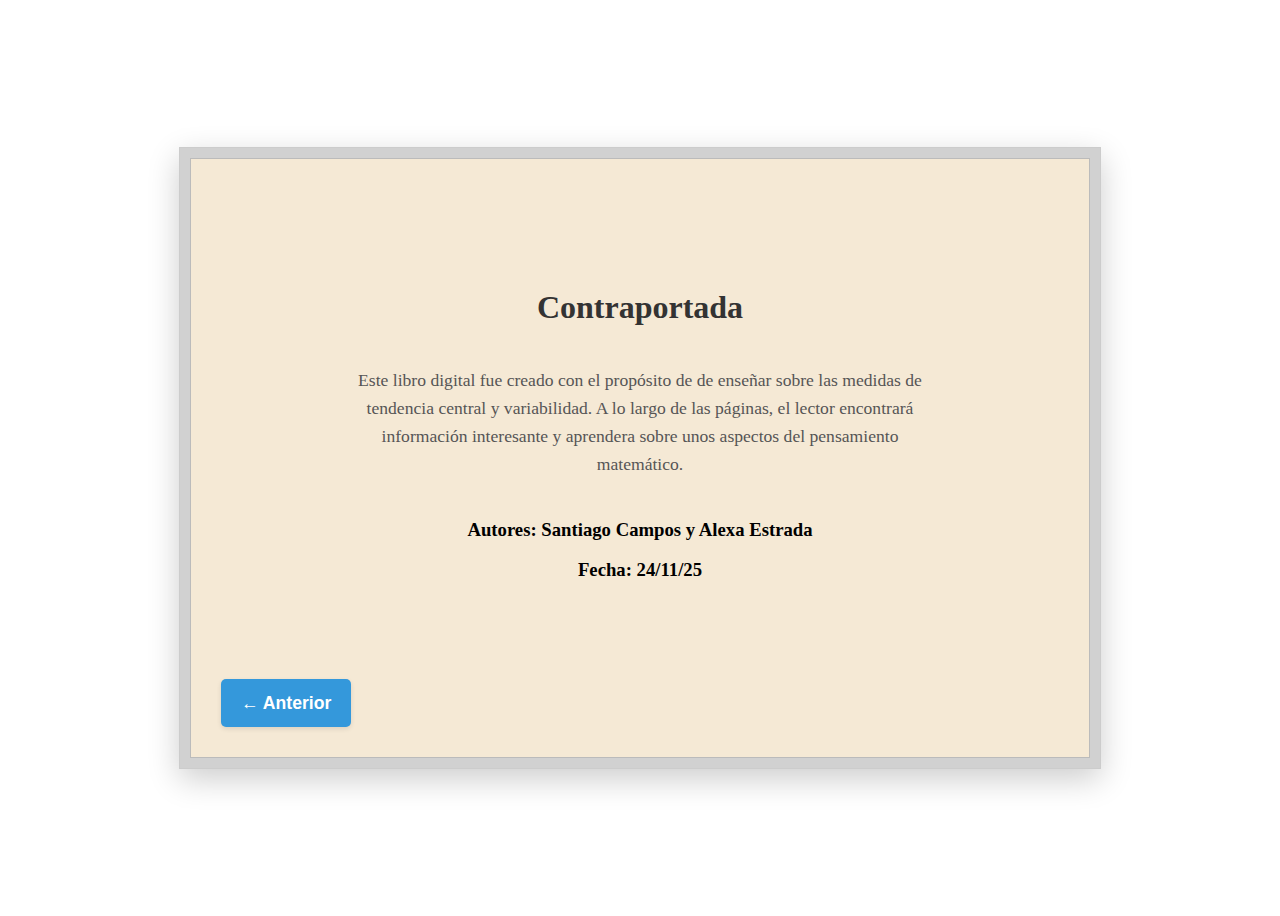
<file: contraportada.html>
<!DOCTYPE html>
<html lang="es">
<head>
<meta charset="UTF-8">
<meta name="viewport" content="width=device-width, initial-scale=1.0">
<title>Contraportada</title>
<link rel="stylesheet" href="estilo-libro.css">
</head>
<body>

<div class="libro-abierto">

<div class="pagina unica">

<h1 style="text-align:center; margin-top: 100px;">Contraportada</h1>

<p style="text-align:center; margin: 40px auto; width: 70%;">
Este libro digital fue creado con el propósito de de enseñar sobre las medidas de tendencia central y variabilidad.
A lo largo de las páginas, el lector encontrará información interesante y aprendera sobre unos aspectos del pensamiento matemático.
</p>

<h3 style="text-align:center; margin-top: 20px;">Autores: Santiago Campos y Alexa Estrada</h3>
<h3 style="text-align:center;">Fecha: 24/11/25</h3>

<p style="text-align:center; margin-top: 40px;">
</p>

<p style="text-align:center; margin-top: 60px;">
<!-- Botón para regresar -->
<a href="proyecto5.html" class="boton-navegacion anterior">
  &larr; Anterior
</a>
</p>

</div>

</div>

</body>
</html>
</file>
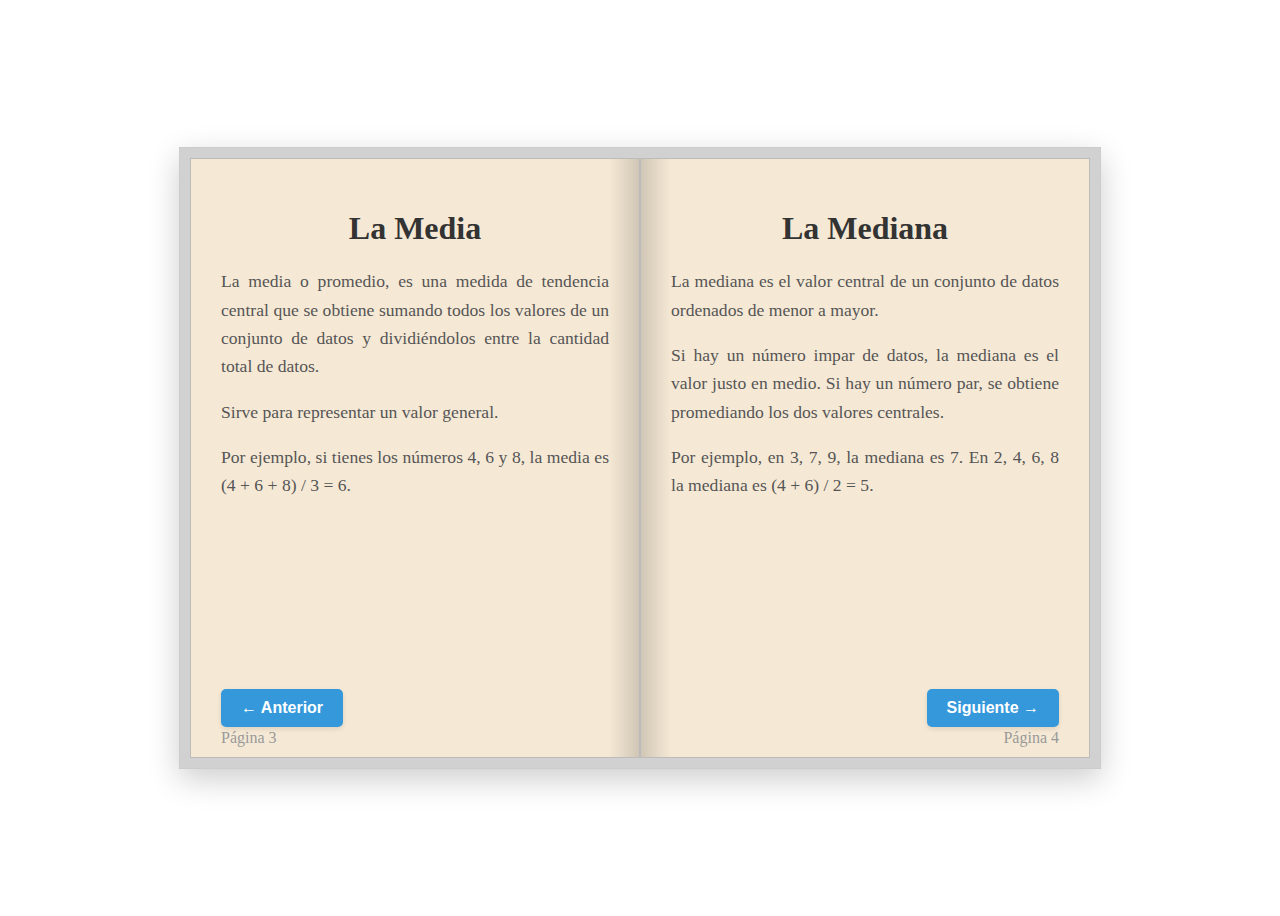
<file: proyecto2.html>
<!DOCTYPE html>
<html lang="es">
<head>
  <meta charset="UTF-8">
  <meta name="viewport" content="width=device-width, initial-scale=1.0">
  <title>Mi Libro - Página 3 y 4</title>
  
  <!-- 
    ¡IMPORTANTE! 
    Volvemos a enlazar el MISMO archivo CSS.
    No necesitamos escribir el estilo de nuevo. ¡Esa es la ventaja de CSS!
  -->
  <link rel="stylesheet" href="estilo-libro.css">
</head>
<body>

  <!-- La estructura es idéntica, solo cambia el contenido -->
  <div class="libro-abierto">
    
    <!-- PÁGINA IZQUIERDA -->
    <div class="pagina izquierda">
<h1>La Media</h1>
<p>La media o promedio, es una medida de tendencia central que se obtiene sumando todos los valores de un conjunto de datos y dividiéndolos entre la cantidad total de datos.</p>
<p>Sirve para representar un valor general.</p>
<p>Por ejemplo, si tienes los números 4, 6 y 8, la media es (4 + 6 + 8) / 3 = 6.</p>
      
      <!-- 
        Ahora tenemos un botón para VOLVER
        Apunta de nuevo a 'index.html'
      -->
      <a href="proyecto.html" class="boton-navegacion anterior">
        &larr; Anterior
      </a>
      
      <!-- Número de página -->
      <div style="position: absolute; bottom: 10px; left: 30px; color: #999;">Página 3</div>
    </div>
    
    <!-- PÁGINA DERECHA -->
    <div class="pagina derecha">
      <h1>La Mediana</h1>
<p>La mediana es el valor central de un conjunto de datos ordenados de menor a mayor.</p>
<p>Si hay un número impar de datos, la mediana es el valor justo en medio. Si hay un número par, se obtiene promediando los dos valores centrales.</p>
<p>Por ejemplo, en 3, 7, 9, la mediana es 7. En 2, 4, 6, 8 la mediana es (4 + 6) / 2 = 5.</p>
      
      <!-- 
        Este enlace "#" no va a ningún lado, 
        es un marcador de posición para tu próxima página.
      -->
      <a href="proyecto3.html" class="boton-navegacion siguiente">
  Siguiente →
</a>
      <!-- Número de página -->
      <div style="position: absolute; bottom: 10px; right: 30px; color: #999;">Página 4</div>
    </div>
    
  </div>

</body>
</html>
</file>
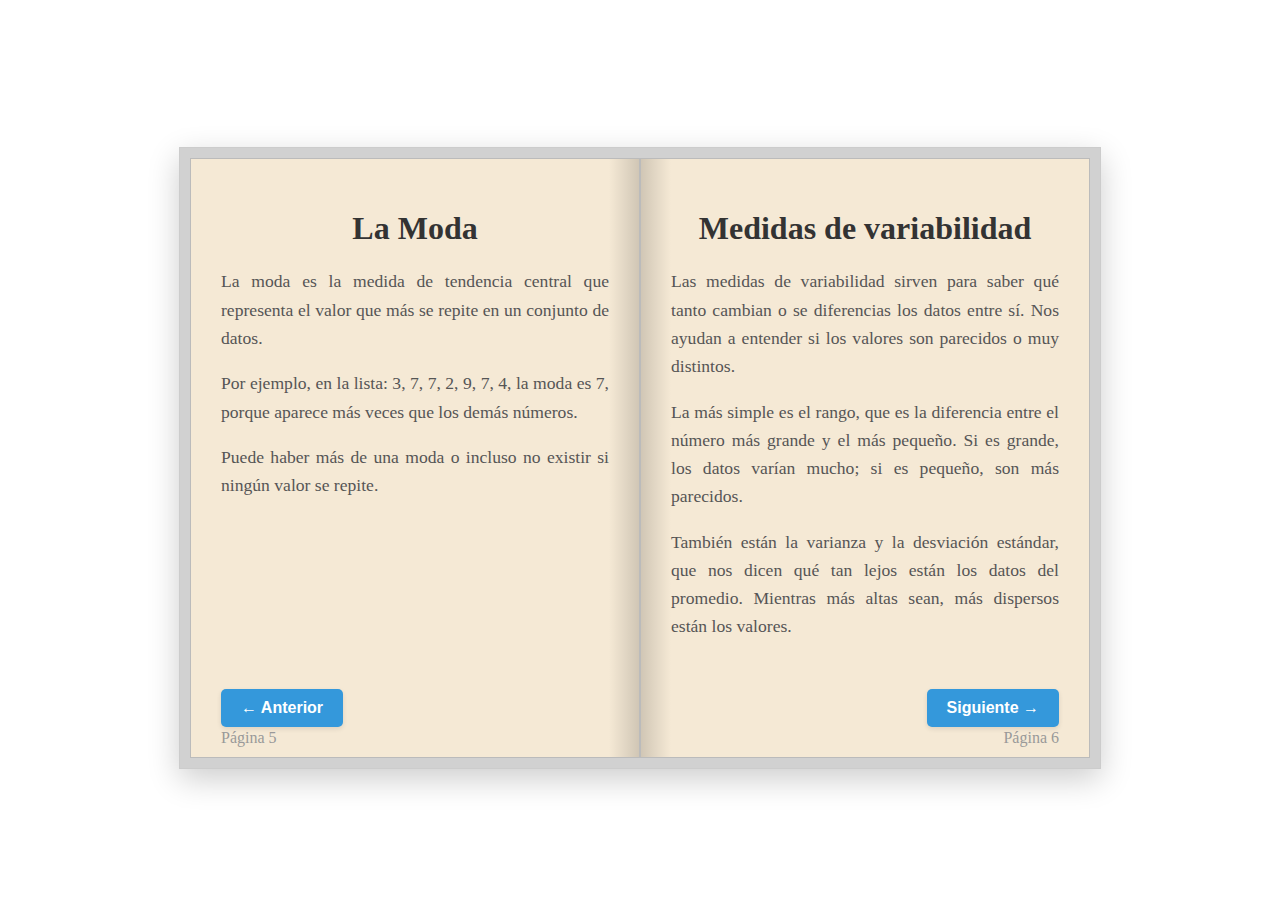
<file: proyecto3.html>
<!DOCTYPE html>
<html lang="es">
<head>
  <meta charset="UTF-8">
  <meta name="viewport" content="width=device-width, initial-scale=1.0">
  <title>Mi Libro - Página 5 y 6</title>

  <!-- Conectar CSS -->
  <link rel="stylesheet" href="estilo-libro.css">
</head>
<body>

  <div class="libro-abierto">

    <!-- PÁGINA IZQUIERDA (Página 5) -->
    <div class="pagina izquierda">
     <h1>La Moda</h1>
<p>
La moda es la medida de tendencia central que representa el valor que más se repite en un conjunto de datos.
</p>
<p>
Por ejemplo, en la lista: 3, 7, 7, 2, 9, 7, 4, la moda es 7, porque aparece más veces que los demás números.
</p>
<p>
Puede haber más de una moda o incluso no existir si ningún valor se repite.
</p>

      <!-- Botón para regresar -->
      <a href="proyecto2.html" class="boton-navegacion anterior">
        &larr; Anterior
      </a>

      <!-- Número de página -->
      <div style="position: absolute; bottom: 10px; left: 30px; color: #999;">
        Página 5
      </div>
    </div>


    <!-- PÁGINA DERECHA (Página 6) -->
    <div class="pagina derecha">
      <h1>Medidas de variabilidad</h1>
   <p>Las medidas de variabilidad sirven para saber qué tanto cambian o se diferencias los datos entre sí. Nos ayudan a entender si los valores son parecidos o muy distintos.</p>
   <p>La más simple es el rango, que es la diferencia entre el número más grande y el más pequeño. Si es grande, los datos varían mucho; si es pequeño, son más parecidos.</p>
<p>También están la varianza y la desviación estándar, que nos dicen qué tan lejos están los datos del promedio. Mientras más altas sean, más dispersos están los valores.</p>
      <!-- Botón siguiente hacia el futuro archivo proyecto4.html -->
      <a href="proyecto4.html" class="boton-navegacion siguiente">
        Siguiente &rarr;
      </a>

      <!-- Número de página -->
      <div style="position: absolute; bottom: 10px; right: 30px; color: #999;">
        Página 6
      </div>
    </div>

  </div>

</body>
</html>
</file>
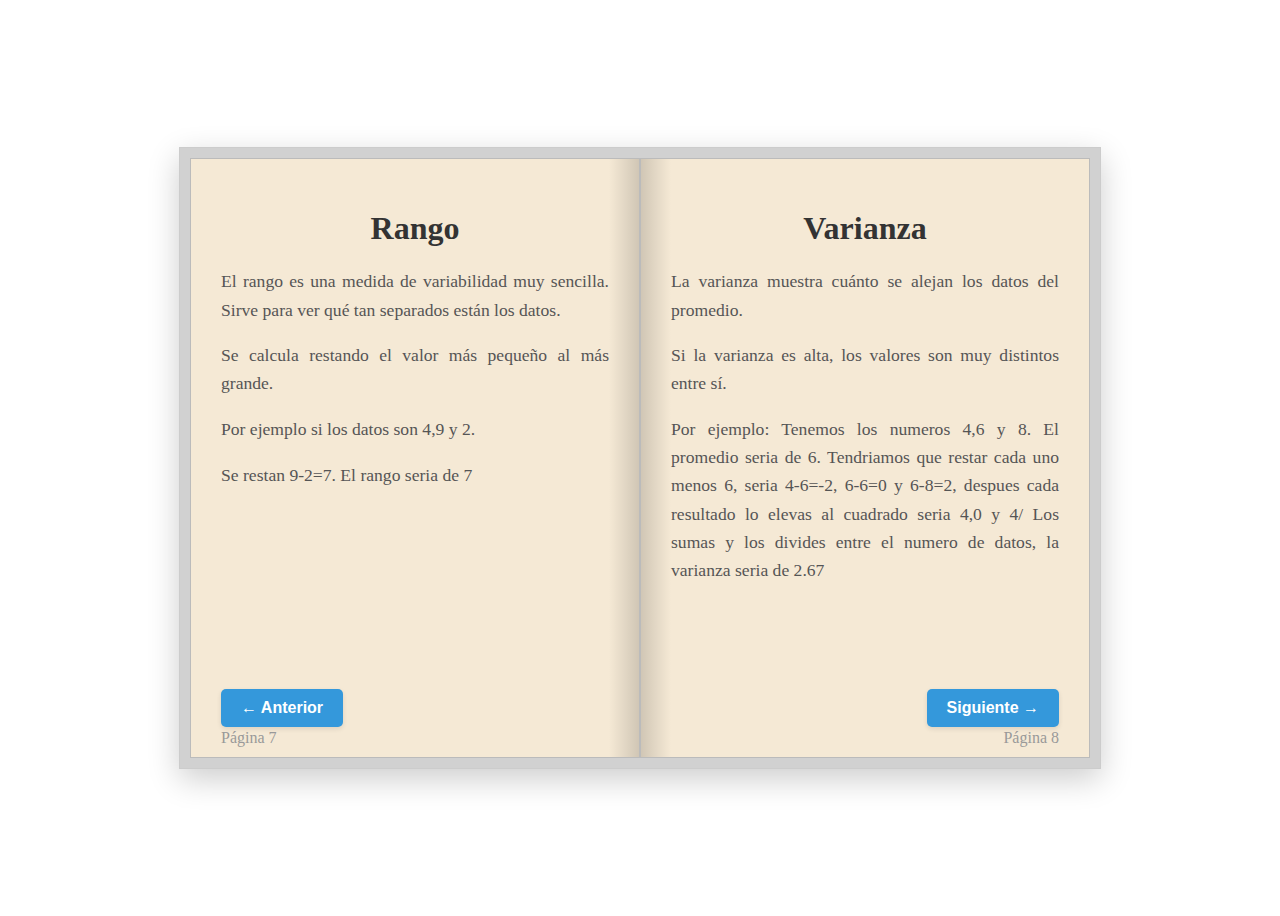
<file: proyecto4.html>
<!DOCTYPE html>
<html lang="es">
<head>
  <meta charset="UTF-8">
  <meta name="viewport" content="width=device-width, initial-scale=1.0">
  <title>Mi Libro - Página 7 y 8</title>

  <!-- Conectar CSS -->
  <link rel="stylesheet" href="estilo-libro.css">
</head>
<body>

  <div class="libro-abierto">

    <!-- PÁGINA IZQUIERDA (Página 7) -->
    <div class="pagina izquierda">
     <h1>Rango</h1>
<p>El rango es una medida de variabilidad muy sencilla. Sirve para ver qué tan separados están los datos.</p>
<p>Se calcula restando el valor más pequeño al más grande.</p>
<p>Por ejemplo si los datos son 4,9 y 2.
 </p>
 <p>Se restan 9-2=7. El rango seria de 7</p>

      <!-- Botón para regresar -->
      <a href="proyecto3.html" class="boton-navegacion anterior">
        &larr; Anterior
      </a>

      <!-- Número de página -->
      <div style="position: absolute; bottom: 10px; left: 30px; color: #999;">
        Página 7
      </div>
    </div>


    <!-- PÁGINA DERECHA (Página 8) -->
    <div class="pagina derecha">
      <h1>Varianza</h1>
   <p>La varianza muestra cuánto se alejan los datos del promedio.</p>
<p>Si la varianza es alta, los valores son muy distintos entre sí.</p>
<p>Por ejemplo: Tenemos los numeros 4,6 y 8. El promedio seria de 6. Tendriamos que restar cada uno menos 6, seria 4-6=-2, 6-6=0 y 6-8=2, despues cada resultado lo elevas al cuadrado seria 4,0 y 4/ Los sumas y los divides entre el numero de datos, la varianza seria de 2.67</p>
      <!-- Botón siguiente hacia el futuro archivo proyecto4.html -->
      <a href="proyecto5.html" class="boton-navegacion siguiente">
        Siguiente &rarr;
      </a>

      <!-- Número de página -->
      <div style="position: absolute; bottom: 10px; right: 30px; color: #999;">
        Página 8
      </div>
    </div>

  </div>

</body>
</html>
</file>
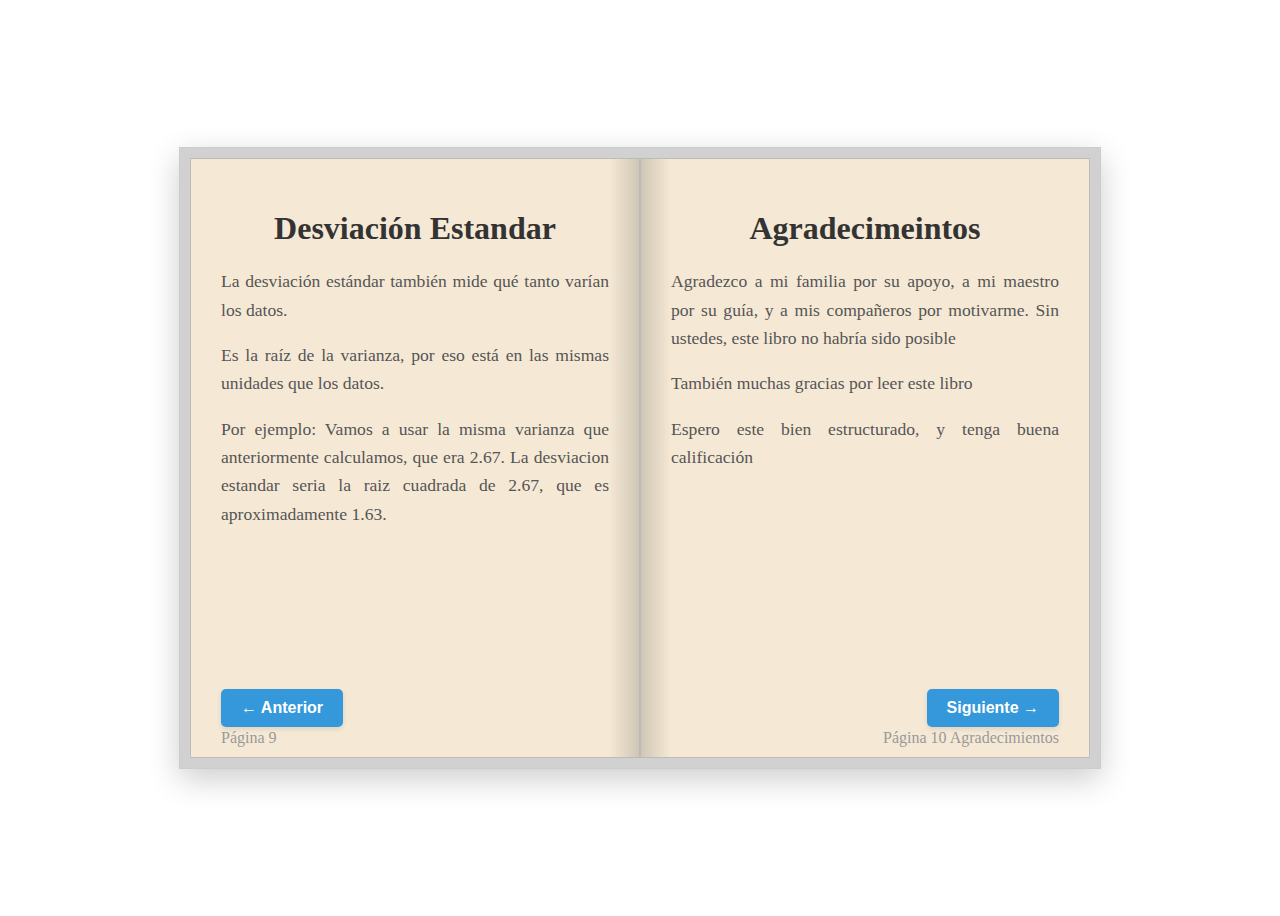
<file: proyecto5.html>
<!DOCTYPE html>
<html lang="es">
<head>
  <meta charset="UTF-8">
  <meta name="viewport" content="width=device-width, initial-scale=1.0">
  <title>Mi Libro - Página 9 y 10</title>

  <!-- Conectar CSS -->
  <link rel="stylesheet" href="estilo-libro.css">
</head>
<body>

  <div class="libro-abierto">

    <!-- PÁGINA IZQUIERDA (Página 7) -->
    <div class="pagina izquierda">
     <h1>Desviación Estandar</h1>
<p>
La desviación estándar también mide qué tanto varían los datos.
</p>
<p>
Es la raíz de la varianza, por eso está en las mismas unidades que los datos.
</p>
<p>
Por ejemplo: Vamos a usar la misma varianza que anteriormente calculamos, que era 2.67. La desviacion estandar seria la raiz cuadrada de 2.67, que es aproximadamente 1.63.
</p>

      <!-- Botón para regresar -->
      <a href="proyecto4.html" class="boton-navegacion anterior">
        &larr; Anterior
      </a>

      <!-- Número de página -->
      <div style="position: absolute; bottom: 10px; left: 30px; color: #999;">
        Página 9
      </div>
    </div>


    <!-- PÁGINA DERECHA (Página 8) -->
    <div class="pagina derecha">
        <h1>Agradecimeintos</h1>
   <p>Agradezco a mi familia por su apoyo, a mi maestro por su guía, y a mis compañeros por motivarme. Sin ustedes, este libro no habría sido posible</p>
<p>También muchas gracias por leer este libro</p>
<p>Espero este bien estructurado, y tenga buena calificación</p>
      <!-- Botón siguiente hacia el futuro archivo proyecto4.html -->
      <a href="contraportada.html" class="boton-navegacion siguiente">
        Siguiente &rarr;
      </a>

      <!-- Número de página -->
      <div style="position: absolute; bottom: 10px; right: 30px; color: #999;">
        Página 10 Agradecimientos 
      </div>
    </div>

  </div>

</body>
</html>
</file>
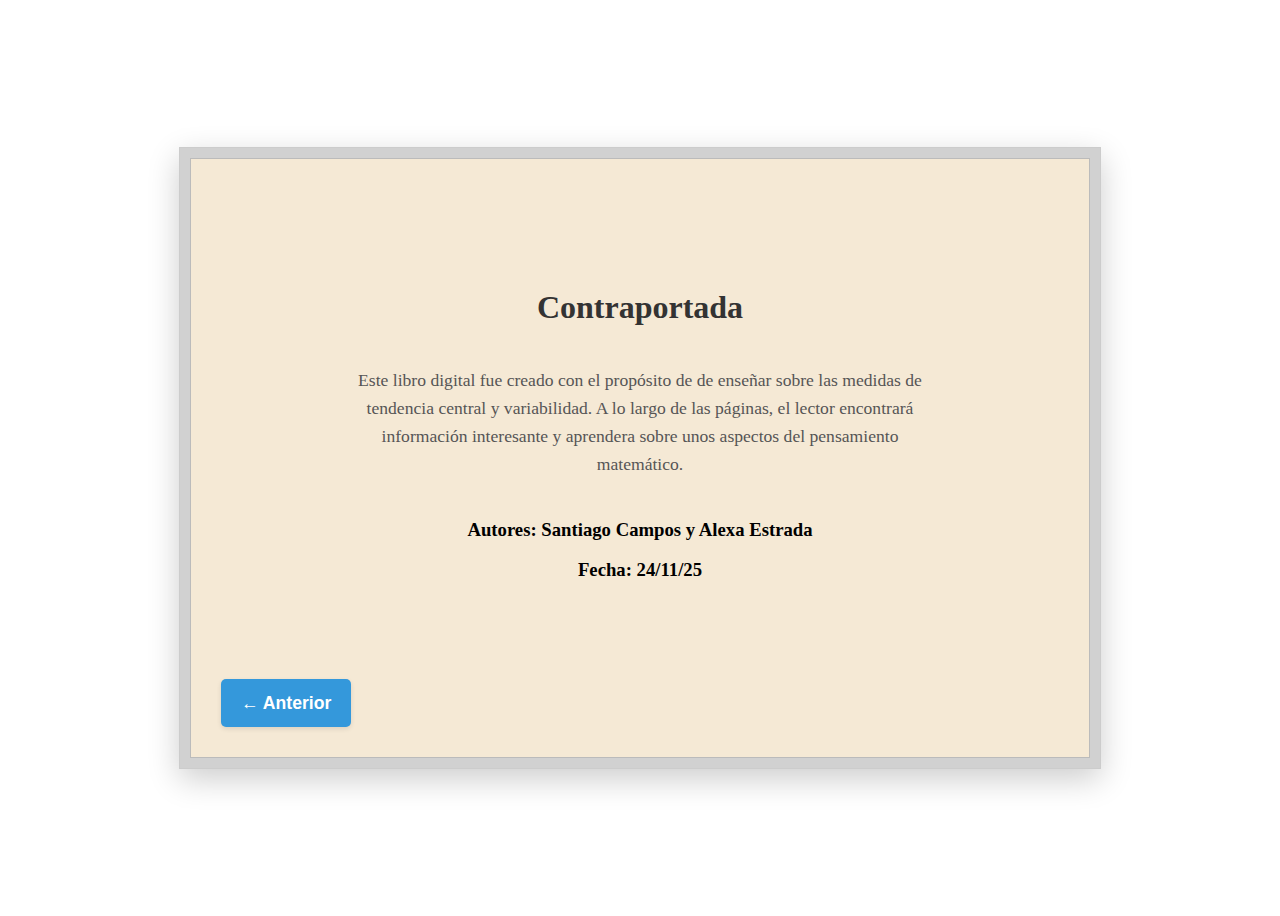
<file: PROYECTO - Quimica/contraportada.html>
<!DOCTYPE html>
<html lang="es">
<head>
<meta charset="UTF-8">
<meta name="viewport" content="width=device-width, initial-scale=1.0">
<title>Contraportada</title>
<link rel="stylesheet" href="estilo-libro.css">
</head>
<body>

<div class="libro-abierto">

<div class="pagina unica">

<h1 style="text-align:center; margin-top: 100px;">Contraportada</h1>

<p style="text-align:center; margin: 40px auto; width: 70%;">
Este libro digital fue creado con el propósito de de enseñar sobre las medidas de tendencia central y variabilidad.
A lo largo de las páginas, el lector encontrará información interesante y aprendera sobre unos aspectos del pensamiento matemático.
</p>

<h3 style="text-align:center; margin-top: 20px;">Autores: Santiago Campos y Alexa Estrada</h3>
<h3 style="text-align:center;">Fecha: 24/11/25</h3>

<p style="text-align:center; margin-top: 40px;">
</p>

<p style="text-align:center; margin-top: 60px;">
<!-- Botón para regresar -->
<a href="proyecto5.html" class="boton-navegacion anterior">
  &larr; Anterior
</a>
</p>

</div>

</div>

</body>
</html>
</file>
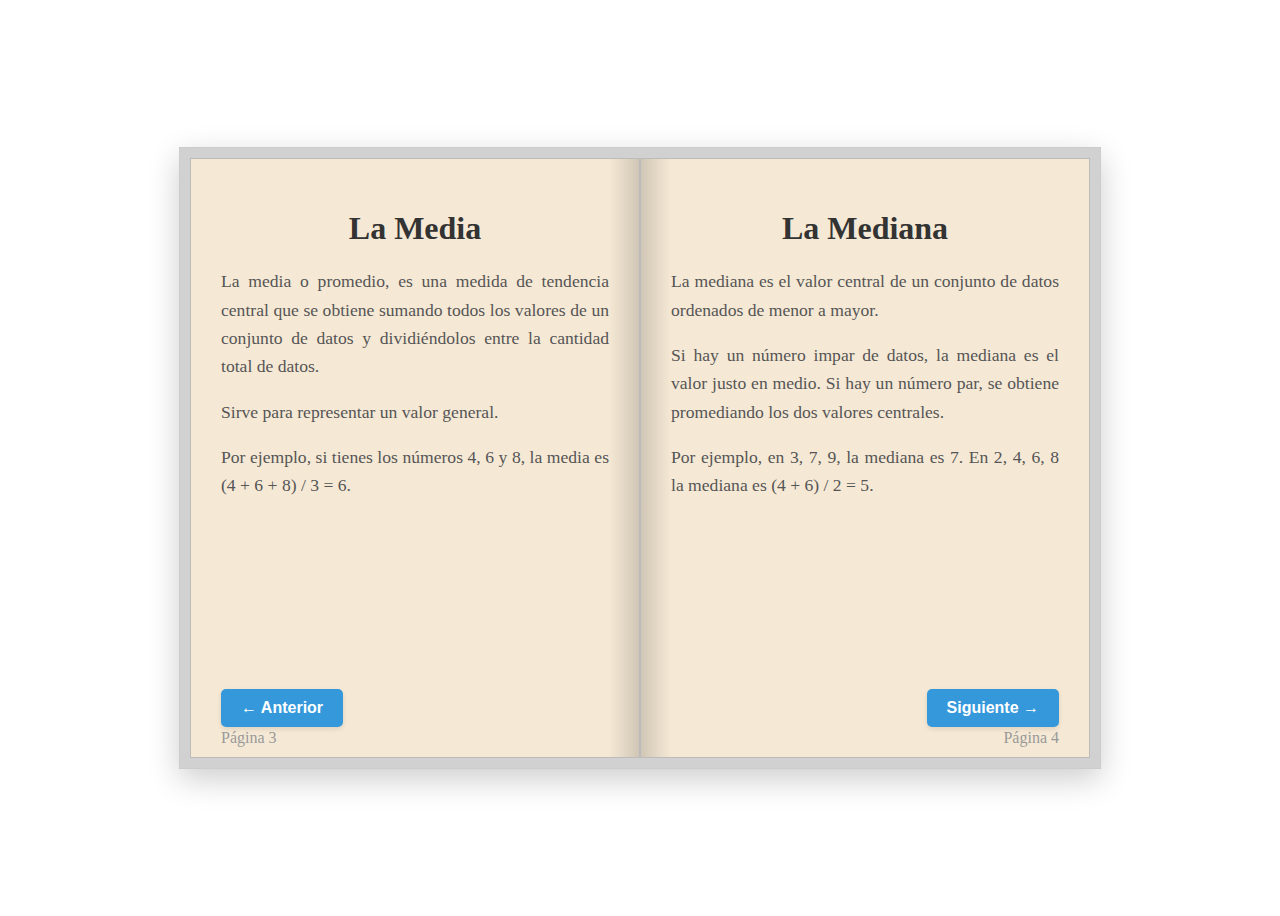
<file: PROYECTO - Quimica/proyecto2.html>
<!DOCTYPE html>
<html lang="es">
<head>
  <meta charset="UTF-8">
  <meta name="viewport" content="width=device-width, initial-scale=1.0">
  <title>Mi Libro - Página 3 y 4</title>
  
  <!-- 
    ¡IMPORTANTE! 
    Volvemos a enlazar el MISMO archivo CSS.
    No necesitamos escribir el estilo de nuevo. ¡Esa es la ventaja de CSS!
  -->
  <link rel="stylesheet" href="estilo-libro.css">
</head>
<body>

  <!-- La estructura es idéntica, solo cambia el contenido -->
  <div class="libro-abierto">
    
    <!-- PÁGINA IZQUIERDA -->
    <div class="pagina izquierda">
<h1>La Media</h1>
<p>La media o promedio, es una medida de tendencia central que se obtiene sumando todos los valores de un conjunto de datos y dividiéndolos entre la cantidad total de datos.</p>
<p>Sirve para representar un valor general.</p>
<p>Por ejemplo, si tienes los números 4, 6 y 8, la media es (4 + 6 + 8) / 3 = 6.</p>
      
      <!-- 
        Ahora tenemos un botón para VOLVER
        Apunta de nuevo a 'index.html'
      -->
      <a href="proyecto.html" class="boton-navegacion anterior">
        &larr; Anterior
      </a>
      
      <!-- Número de página -->
      <div style="position: absolute; bottom: 10px; left: 30px; color: #999;">Página 3</div>
    </div>
    
    <!-- PÁGINA DERECHA -->
    <div class="pagina derecha">
      <h1>La Mediana</h1>
<p>La mediana es el valor central de un conjunto de datos ordenados de menor a mayor.</p>
<p>Si hay un número impar de datos, la mediana es el valor justo en medio. Si hay un número par, se obtiene promediando los dos valores centrales.</p>
<p>Por ejemplo, en 3, 7, 9, la mediana es 7. En 2, 4, 6, 8 la mediana es (4 + 6) / 2 = 5.</p>
      
      <!-- 
        Este enlace "#" no va a ningún lado, 
        es un marcador de posición para tu próxima página.
      -->
      <a href="proyecto3.html" class="boton-navegacion siguiente">
  Siguiente →
</a>
      <!-- Número de página -->
      <div style="position: absolute; bottom: 10px; right: 30px; color: #999;">Página 4</div>
    </div>
    
  </div>

</body>
</html>
</file>
<file: estilo-libro.css>
/* Archivo CSS actualizado con el efecto del lomo.
  Todo lo anterior sigue igual...
*/
body {
  background-color: #ffffff;
  display: flex;
  justify-content: center;
  align-items: center;
  min-height: 100vh;
  font-family: 'Georgia', 'Times New Roman', serif;
}
div.info-perfil img {
  position:relative;
  width: 70px;
  height: 70px;
  border-radius: 50px;
  left: 40%;
}

.libro-abierto {
  display: flex;
  width: 900px;
  height: 600px;
  box-shadow: 0 10px 30px rgba(0, 0, 0, 0.2);
  border: 1px solid #ccc;
  background-color: #d1d1d1; /* Fondo del lomo */
  gap: 0px; /* El espacio físico del lomo */
  padding: 10px;
  
  /* ¡NUEVO! Necesitamos esto para que los pseudo-elementos
     de las páginas se posicionen correctamente. */
  position: relative;
}

.pagina {
  flex: 1;
  background-color: #f5e9d5; /* BEIGE CLARO */;
  border: 1px solid #bbb;
  padding: 30px;
  overflow-y: auto;
  
  /* ¡NUEVO! Posición relativa para nuestros "fantasmas" */
  position: relative;
}

/* ======================================================
  ¡AQUÍ ESTÁ LA MAGIA! (Respuesta a tu Pregunta 1)
  ======================================================
*/

/* Sombra para la PÁGINA IZQUIERDA */
.pagina.izquierda::after {
  content: ''; /* Obligatorio para un pseudo-elemento */
  position: absolute;
  top: 0;
  bottom: 0;
  
  /* Se posiciona 100% a la derecha de la página izquierda */
  right: 0; 
  width: 30px; /* Ancho de la sombra */
  
  /* Un gradiente que va de un negro suave (rgba) a transparente.
    Esto simula la sombra que la página derecha "proyecta"
    sobre la izquierda en el lomo.
  */
  background: linear-gradient(to left, 
    rgba(0, 0, 0, 0.15), /* Más oscuro en el borde */
    transparent /* Transparente al alejarse */
  );
  
  /* Evita que la sombra reaccione al mouse */
  pointer-events: none;
}

/* Sombra para la PÁGINA DERECHA */
.pagina.derecha::before {
  content: '';
  position: absolute;
  top: 0;
  bottom: 0;
  
  /* Se posiciona 100% a la izquierda de la página derecha */
  left: 0;
  width: 30px;
  
  /* El mismo gradiente, pero en la dirección opuesta.
    Simula la sombra de la página izquierda.
  */
  background: linear-gradient(to right, 
    rgba(0, 0, 0, 0.15), 
    transparent
  );
  pointer-events: none;
}


/* --- El resto de estilos (títulos, párrafos, botones) --- */

.pagina h1 {
  color: #333;
  text-align: center;
  margin-bottom: 20px;
}

.pagina p {
  font-size: 1.1em;
  line-height: 1.6;
  color: #555;
  text-align: justify;
}

.boton-navegacion {
  position: absolute;
  bottom: 30px;
  display: inline-block;
  background-color: #3498db;
  color: #ffffff;
  padding: 10px 20px;
  border-radius: 5px;
  text-decoration: none;
  font-weight: bold;
  font-family: Arial, sans-serif;
  box-shadow: 0 2px 5px rgba(0, 0, 0, 0.1);
}

.boton-navegacion.siguiente { right: 30px; }
.boton-navegacion.anterior { left: 30px; }
.boton-navegacion:hover { background-color: #2980b9; }
</file>
<file: PROYECTO - Quimica/estilo-libro.css>
/* Archivo CSS actualizado con el efecto del lomo.
  Todo lo anterior sigue igual...
*/
body {
  background-color: #ffffff;
  display: flex;
  justify-content: center;
  align-items: center;
  min-height: 100vh;
  font-family: 'Georgia', 'Times New Roman', serif;
}
div.info-perfil img {
  position:relative;
  width: 70px;
  height: 70px;
  border-radius: 50px;
  left: 40%;
}

.libro-abierto {
  display: flex;
  width: 900px;
  height: 600px;
  box-shadow: 0 10px 30px rgba(0, 0, 0, 0.2);
  border: 1px solid #ccc;
  background-color: #d1d1d1; /* Fondo del lomo */
  gap: 0px; /* El espacio físico del lomo */
  padding: 10px;
  
  /* ¡NUEVO! Necesitamos esto para que los pseudo-elementos
     de las páginas se posicionen correctamente. */
  position: relative;
}

.pagina {
  flex: 1;
  background-color: #f5e9d5; /* BEIGE CLARO */;
  border: 1px solid #bbb;
  padding: 30px;
  overflow-y: auto;
  
  /* ¡NUEVO! Posición relativa para nuestros "fantasmas" */
  position: relative;
}

/* ======================================================
  ¡AQUÍ ESTÁ LA MAGIA! (Respuesta a tu Pregunta 1)
  ======================================================
*/

/* Sombra para la PÁGINA IZQUIERDA */
.pagina.izquierda::after {
  content: ''; /* Obligatorio para un pseudo-elemento */
  position: absolute;
  top: 0;
  bottom: 0;
  
  /* Se posiciona 100% a la derecha de la página izquierda */
  right: 0; 
  width: 30px; /* Ancho de la sombra */
  
  /* Un gradiente que va de un negro suave (rgba) a transparente.
    Esto simula la sombra que la página derecha "proyecta"
    sobre la izquierda en el lomo.
  */
  background: linear-gradient(to left, 
    rgba(0, 0, 0, 0.15), /* Más oscuro en el borde */
    transparent /* Transparente al alejarse */
  );
  
  /* Evita que la sombra reaccione al mouse */
  pointer-events: none;
}

/* Sombra para la PÁGINA DERECHA */
.pagina.derecha::before {
  content: '';
  position: absolute;
  top: 0;
  bottom: 0;
  
  /* Se posiciona 100% a la izquierda de la página derecha */
  left: 0;
  width: 30px;
  
  /* El mismo gradiente, pero en la dirección opuesta.
    Simula la sombra de la página izquierda.
  */
  background: linear-gradient(to right, 
    rgba(0, 0, 0, 0.15), 
    transparent
  );
  pointer-events: none;
}


/* --- El resto de estilos (títulos, párrafos, botones) --- */

.pagina h1 {
  color: #333;
  text-align: center;
  margin-bottom: 20px;
}

.pagina p {
  font-size: 1.1em;
  line-height: 1.6;
  color: #555;
  text-align: justify;
}

.boton-navegacion {
  position: absolute;
  bottom: 30px;
  display: inline-block;
  background-color: #3498db;
  color: #ffffff;
  padding: 10px 20px;
  border-radius: 5px;
  text-decoration: none;
  font-weight: bold;
  font-family: Arial, sans-serif;
  box-shadow: 0 2px 5px rgba(0, 0, 0, 0.1);
}

.boton-navegacion.siguiente { right: 30px; }
.boton-navegacion.anterior { left: 30px; }
.boton-navegacion:hover { background-color: #2980b9; }
</file>
